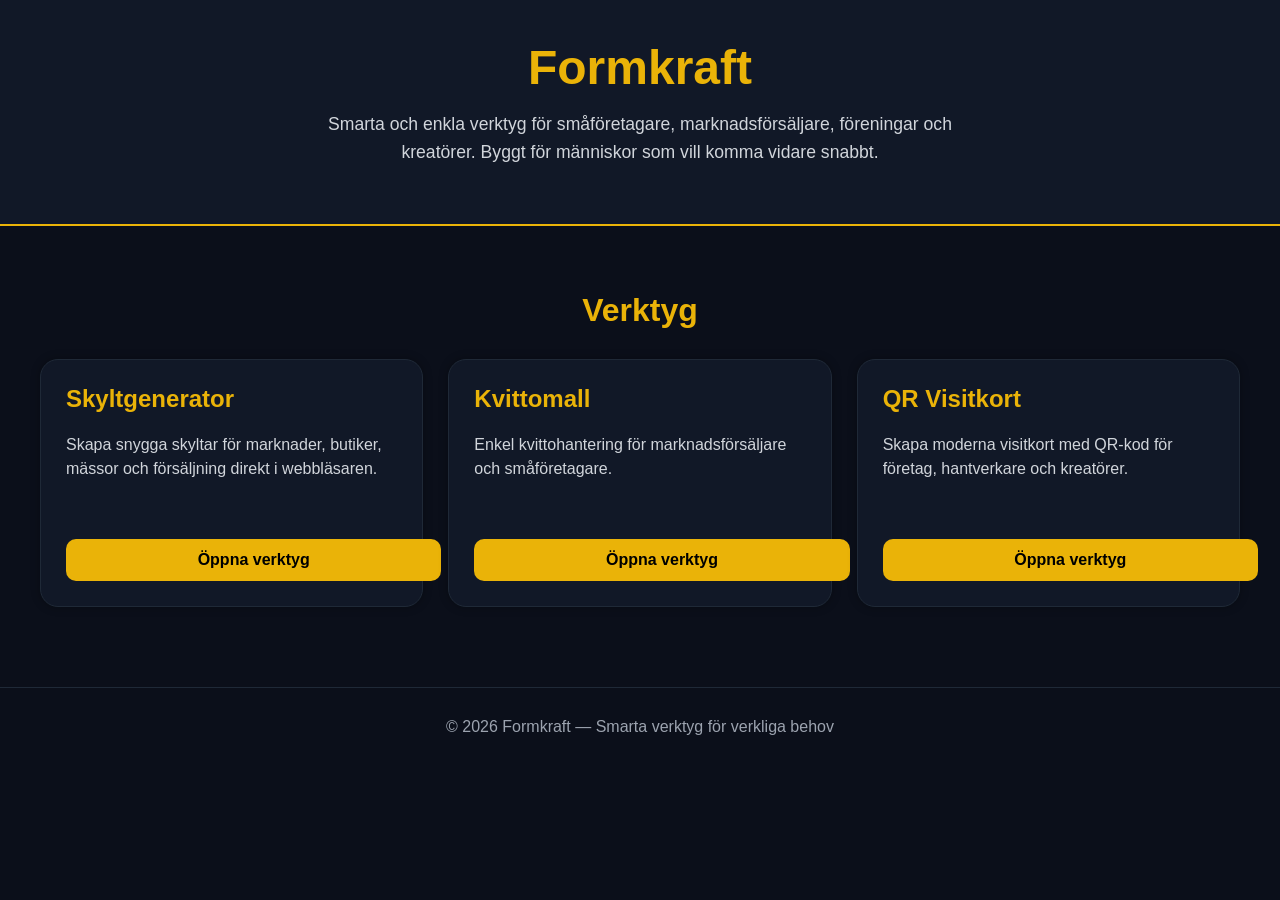
<file: index.html>
<!DOCTYPE html>
<html lang="sv">
<head>

  <meta charset="UTF-8">

  <meta name="viewport" content="width=device-width, initial-scale=1.0">

  <title>Formkraft</title>

  <style>

    /* Grundinställningar */
    body{
      margin:0;
      padding:0;
      font-family:Arial, sans-serif;
      background:#0b0f1a;
      color:white;
    }

    /* Header */
    header{
      background:#111827;
      padding:40px 20px;
      text-align:center;
      border-bottom:2px solid #eab308;
    }

    header h1{
      margin:0;
      font-size:3rem;
      color:#eab308;
    }

    header p{
      margin-top:15px;
      font-size:1.1rem;
      color:#d1d5db;
      max-width:700px;
      margin-left:auto;
      margin-right:auto;
      line-height:1.6;
    }

    /* Innehåll */
    .container{
      max-width:1200px;
      margin:auto;
      padding:40px 20px;
    }

    /* Rubrik */
    .section-title{
      font-size:2rem;
      margin-bottom:30px;
      color:#eab308;
      text-align:center;
    }

    /* Grid */
    .tool-grid{
      display:grid;
      grid-template-columns:repeat(auto-fit, minmax(260px, 1fr));
      gap:25px;
    }

    /* Kort */
    .tool-card{
      background:#111827;
      border:1px solid #1f2937;
      border-radius:18px;
      padding:25px;
      transition:0.3s;
      box-shadow:0 0 10px rgba(0,0,0,0.3);
    }

    .tool-card:hover{
      transform:translateY(-5px);
      border-color:#eab308;
      box-shadow:0 0 20px rgba(234,179,8,0.3);
    }

    .tool-card h2{
      margin-top:0;
      color:#eab308;
    }

    .tool-card p{
      color:#d1d5db;
      line-height:1.5;
      min-height:90px;
    }

    /* Knappar */
    .btn{
      display:inline-block;
      width:100%;
      text-align:center;
      background:#eab308;
      color:black;
      text-decoration:none;
      padding:12px 22px;
      border-radius:10px;
      font-weight:bold;
      transition:0.3s;
    }

    .btn:hover{
      background:#facc15;
    }

    /* Footer */
    footer{
      text-align:center;
      padding:30px 20px;
      color:#9ca3af;
      border-top:1px solid #1f2937;
      margin-top:40px;
    }

    /* Mobil */
    @media (max-width:600px){

      header h1{
        font-size:2.2rem;
      }

      .section-title{
        font-size:1.6rem;
      }

    }

  </style>

</head>

<body>

  <!-- Header -->
  <header>

    <h1>Formkraft</h1>

    <p>
      Smarta och enkla verktyg för småföretagare,
      marknadsförsäljare, föreningar och kreatörer.
      Byggt för människor som vill komma vidare snabbt.
    </p>

  </header>

  <!-- Innehåll -->
  <div class="container">

    <h2 class="section-title">Verktyg</h2>

    <div class="tool-grid">

      <!-- Skyltgenerator -->
      <div class="tool-card">

        <h2>Skyltgenerator</h2>

        <p>
          Skapa snygga skyltar för marknader,
          butiker, mässor och försäljning direkt i webbläsaren.
        </p>

        <a class="btn" href="sv/marknad/företag/skyltgenerator/index.html">
          Öppna verktyg
        </a>

      </div>

      <!-- Kvittomall -->
      <div class="tool-card">

        <h2>Kvittomall</h2>

        <p>
          Enkel kvittohantering för marknadsförsäljare
          och småföretagare.
        </p>

        <a class="btn" href="sv/marknad/företag/kvittomall/index.html">
          Öppna verktyg
        </a>

      </div>

      <!-- QR Visitkort -->
      <div class="tool-card">

        <h2>QR Visitkort</h2>

        <p>
          Skapa moderna visitkort med QR-kod
          för företag, hantverkare och kreatörer.
        </p>

        <a class="btn" href="sv/marknad/företag/qrvisitkort/index.html">
          Öppna verktyg
        </a>

      </div>

    </div>

  </div>

  <!-- Footer -->
  <footer>
    © 2026 Formkraft — Smarta verktyg för verkliga behov
  </footer>

</body>
</html>
</file>
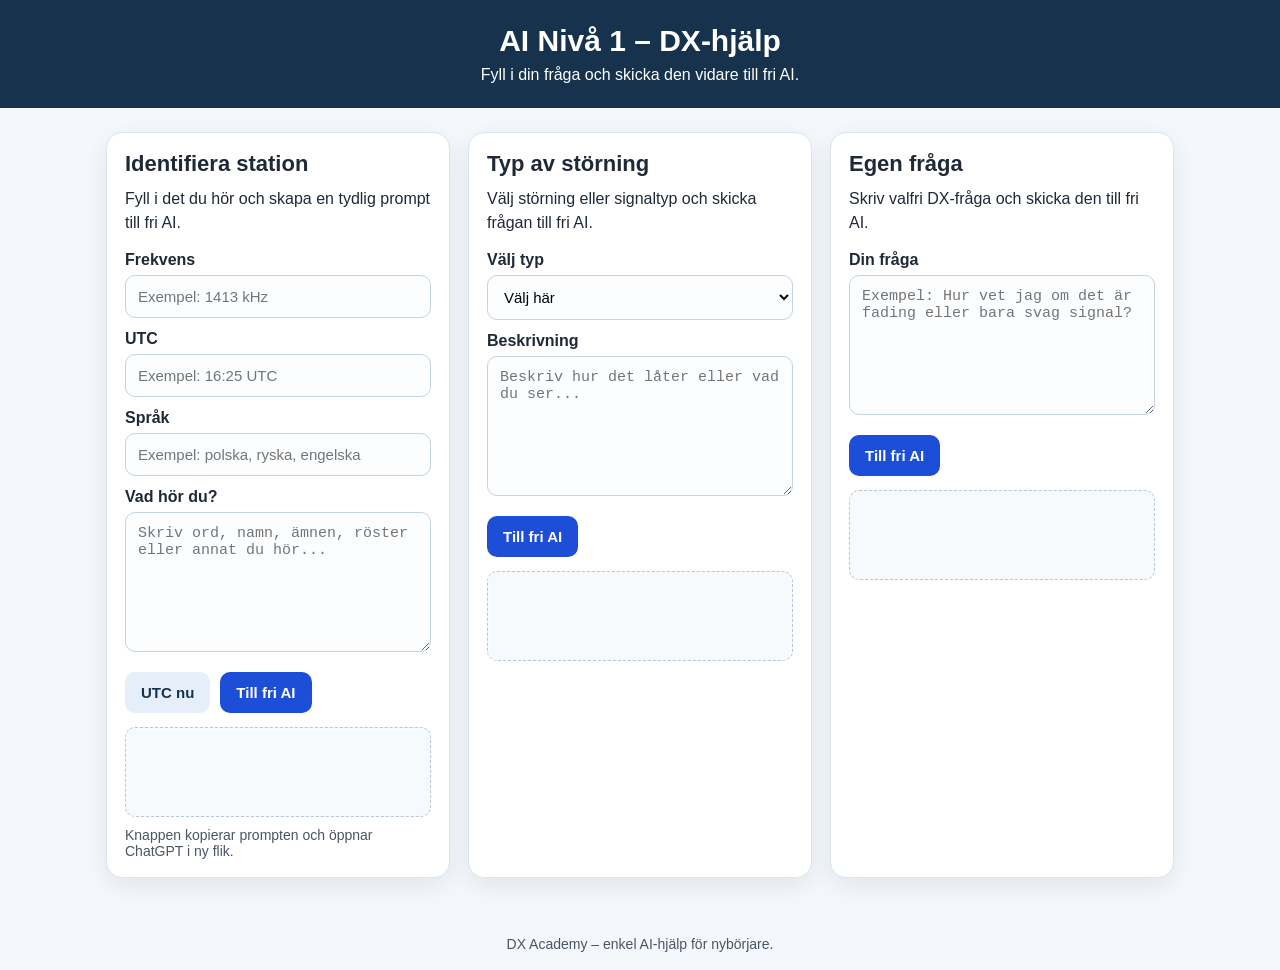
<file: sv/dx/ai-nival/index.html>
<!DOCTYPE html> <!-- Talar om att dokumentet använder HTML5. -->
<html lang="sv"> <!-- Startar HTML-dokumentet och anger svenska som språk. -->
<head> <!-- Startar dokumentets huvud med metadata och stilar. -->
<meta charset="UTF-8"> <!-- Anger teckenkodning så att svenska tecken visas rätt. -->
<meta name="viewport" content="width=device-width, initial-scale=1.0"> <!-- Gör sidan mobilvänlig. -->
<title>AI Nivå 1 – DX-hjälp</title> <!-- Visar sidans titel i webbläsarfliken. -->

<style> /* Startar CSS-delen för sidans utseende. */
* { box-sizing: border-box; } /* Gör att padding och border räknas in i elementens storlek. */

body { /* Styr hela sidans grundutseende. */
    margin: 0; /* Tar bort webbläsarens standardmarginal. */
    font-family: Arial, sans-serif; /* Anger ett lättläst standardtypsnitt. */
    background: #f4f7fb; /* Ger sidan en ljus bakgrundsfärg. */
    color: #1f2937; /* Ger all text en mörk och tydlig färg. */
} /* Avslutar body-regeln. */

header { /* Styr toppdelen på sidan. */
    background: #17324d; /* Ger toppdelen en mörkblå bakgrund. */
    color: white; /* Gör texten i toppdelen vit. */
    padding: 24px 16px; /* Ger luft runt innehållet i toppdelen. */
    text-align: center; /* Centrerar texten i toppdelen. */
} /* Avslutar header-regeln. */

header h1 { /* Styr rubriken i toppdelen. */
    margin: 0 0 8px 0; /* Lägger till lite avstånd under rubriken. */
    font-size: 30px; /* Gör rubriken tydligt större. */
} /* Avslutar rubrikregeln. */

header p { /* Styr brödtexten i toppdelen. */
    margin: 0; /* Tar bort extra marginal. */
    font-size: 16px; /* Gör texten lättläst. */
} /* Avslutar paragrafregeln. */

main { /* Styr huvudytan där rutorna ligger. */
    max-width: 1100px; /* Begränsar sidans bredd så den blir lättare att läsa. */
    margin: 0 auto; /* Centrerar huvudytan på sidan. */
    padding: 24px 16px 40px 16px; /* Ger luft runt huvudytans innehåll. */
} /* Avslutar main-regeln. */

.grid { /* Skapar ett rutnät för korten. */
    display: grid; /* Aktiverar grid-layout. */
    grid-template-columns: repeat(auto-fit, minmax(300px, 1fr)); /* Gör kolumner som anpassar sig efter skärmbredden. */
    gap: 18px; /* Lägger mellanrum mellan rutorna. */
} /* Avslutar grid-regeln. */

.card { /* Styr varje innehållsruta. */
    background: white; /* Ger rutorna vit bakgrund. */
    border-radius: 16px; /* Rundar hörnen på rutorna. */
    padding: 18px; /* Ger luft inuti rutorna. */
    box-shadow: 0 8px 24px rgba(0, 0, 0, 0.08); /* Ger en mjuk skugga under rutorna. */
    border: 1px solid #dbe5ef; /* Lägger en tunn kantlinje runt rutorna. */
} /* Avslutar card-regeln. */

.card h2 { /* Styr rubrikerna i rutorna. */
    margin-top: 0; /* Tar bort övermarginal på rubriken. */
    margin-bottom: 10px; /* Ger luft under rubriken. */
    font-size: 22px; /* Gör rubriken tydlig. */
} /* Avslutar h2-regeln. */

.card p { /* Styr förklarande text i rutorna. */
    margin-top: 0; /* Tar bort övermarginal. */
    line-height: 1.5; /* Gör texten luftigare och lättare att läsa. */
} /* Avslutar paragrafregeln för kort. */

label { /* Styr etiketter till inmatningsfält. */
    display: block; /* Gör varje etikett till ett block på egen rad. */
    margin-top: 12px; /* Ger avstånd ovanför etiketten. */
    margin-bottom: 6px; /* Ger avstånd under etiketten. */
    font-weight: bold; /* Gör etiketten tydligare. */
} /* Avslutar label-regeln. */

input, select, textarea { /* Styr alla inmatningsfält. */
    width: 100%; /* Gör fälten lika breda som sin container. */
    padding: 12px; /* Ger luft inuti fälten. */
    border: 1px solid #c6d3e1; /* Ger fälten en tunn ram. */
    border-radius: 10px; /* Rundar hörnen på fälten. */
    font-size: 15px; /* Gör texten i fälten tydlig. */
    background: #fbfdff; /* Ger fälten en mycket ljus bakgrund. */
} /* Avslutar fältregeln. */

textarea { /* Styr textområden separat. */
    min-height: 140px; /* Ger textfälten en bra grundhöjd. */
    resize: vertical; /* Gör att användaren kan dra fältet större uppåt och nedåt. */
} /* Avslutar textarea-regeln. */

.button-row { /* Styr rader med knappar. */
    display: flex; /* Lägger knapparna bredvid varandra. */
    flex-wrap: wrap; /* Gör att knapparna radbryts på mindre skärmar. */
    gap: 10px; /* Ger mellanrum mellan knapparna. */
    margin-top: 16px; /* Ger luft ovanför knappraden. */
} /* Avslutar button-row-regeln. */

button { /* Styr alla knappar. */
    border: none; /* Tar bort standardkant runt knapparna. */
    border-radius: 10px; /* Rundar hörnen på knapparna. */
    padding: 12px 16px; /* Ger luft inuti knapparna. */
    font-size: 15px; /* Gör knapptexten lättläst. */
    font-weight: bold; /* Gör knapptexten tydlig. */
    cursor: pointer; /* Visar handpekare när musen hålls över knappen. */
} /* Avslutar button-regeln. */

.primary { /* Styr huvudknapparna. */
    background: #1d4ed8; /* Ger knappen blå bakgrund. */
    color: white; /* Gör texten vit. */
} /* Avslutar primary-regeln. */

.secondary { /* Styr sekundära knappar. */
    background: #e5eef9; /* Ger knappen ljusblå bakgrund. */
    color: #17324d; /* Gör texten mörkblå. */
} /* Avslutar secondary-regeln. */

button:hover { /* Styr knappar när musen hålls över dem. */
    opacity: 0.92; /* Gör knappen lite mörkare vid hovring. */
} /* Avslutar hover-regeln. */

.output-box { /* Styr rutan där den färdiga prompten visas. */
    margin-top: 14px; /* Ger luft ovanför rutan. */
    padding: 12px; /* Ger luft inuti rutan. */
    border-radius: 10px; /* Rundar hörnen. */
    background: #f7fafc; /* Ger ljus bakgrund. */
    border: 1px dashed #b8c7d8; /* Ger streckad ram som markerar informationsruta. */
    white-space: pre-wrap; /* Bevarar radbrytningar i texten. */
    min-height: 90px; /* Ger rutan en tydlig minsta höjd. */
} /* Avslutar output-box-regeln. */

.note { /* Styr små hjälprader under innehåll. */
    font-size: 14px; /* Gör texten lite mindre. */
    color: #4b5563; /* Ger texten en lugn grå färg. */
    margin-top: 10px; /* Ger avstånd ovanför texten. */
} /* Avslutar note-regeln. */

footer { /* Styr sidfoten. */
    text-align: center; /* Centrerar innehållet i sidfoten. */
    padding: 18px; /* Ger luft i sidfoten. */
    color: #4b5563; /* Ger texten en dämpad färg. */
    font-size: 14px; /* Gör texten lite mindre än huvudtexten. */
} /* Avslutar footer-regeln. */

@media (max-width: 700px) { /* Anpassar utseendet för mindre skärmar. */
    header h1 { font-size: 24px; } /* Gör huvudrubriken något mindre på mobil. */
    .card h2 { font-size: 20px; } /* Gör kortrubrikerna något mindre på mobil. */
} /* Avslutar mobilanpassningsregeln. */
</style> <!-- Avslutar CSS-delen. -->
</head> <!-- Avslutar dokumentets head-del. -->

<body> <!-- Startar sidans synliga innehåll. -->
<header> <!-- Startar sidans toppdel. -->
    <h1>AI Nivå 1 – DX-hjälp</h1> <!-- Visar sidans huvudrubrik. -->
    <p>Fyll i din fråga och skicka den vidare till fri AI.</p> <!-- Visar en kort instruktion under rubriken. -->
</header> <!-- Avslutar toppdelen. -->

<main> <!-- Startar huvudytan. -->
    <div class="grid"> <!-- Startar rutnätet som håller de tre korten. -->

        <section class="card"> <!-- Startar första kortet för stationsidentifiering. -->
            <h2>Identifiera station</h2> <!-- Visar rubriken för första kortet. -->
            <p>Fyll i det du hör och skapa en tydlig prompt till fri AI.</p> <!-- Förklarar vad kortet används till. -->

            <label for="frequency">Frekvens</label> <!-- Visar etikett för frekvensfältet. -->
            <input id="frequency" type="text" placeholder="Exempel: 1413 kHz"> <!-- Låter användaren skriva in frekvens. -->

            <label for="utcTime">UTC</label> <!-- Visar etikett för UTC-fältet. -->
            <input id="utcTime" type="text" placeholder="Exempel: 16:25 UTC"> <!-- Låter användaren skriva in eller få aktuell UTC-tid. -->

            <label for="language">Språk</label> <!-- Visar etikett för språkfältet. -->
            <input id="language" type="text" placeholder="Exempel: polska, ryska, engelska"> <!-- Låter användaren skriva in vilket språk som hörs. -->

            <label for="heard">Vad hör du?</label> <!-- Visar etikett för observationsfältet. -->
            <textarea id="heard" placeholder="Skriv ord, namn, ämnen, röster eller annat du hör..."></textarea> <!-- Låter användaren beskriva vad som hörs. -->

            <div class="button-row"> <!-- Startar knapprad för första kortet. -->
                <button class="secondary" type="button" onclick="fillUtcNow()">UTC nu</button> <!-- Fyller i aktuell UTC-tid i fältet. -->
                <button class="primary" type="button" onclick="sendStationToAI()">Till fri AI</button> <!-- Skapar prompten, kopierar den och öppnar fri AI. -->
            </div> <!-- Avslutar knappraden för första kortet. -->

            <div id="stationPrompt" class="output-box"></div> <!-- Visar den färdiga prompten för stationsidentifiering. -->
            <div class="note">Knappen kopierar prompten och öppnar ChatGPT i ny flik.</div> <!-- Förklarar vad knappen gör. -->
        </section> <!-- Avslutar första kortet. -->

        <section class="card"> <!-- Startar andra kortet för störningar och signaltyper. -->
            <h2>Typ av störning</h2> <!-- Visar rubriken för andra kortet. -->
            <p>Välj störning eller signaltyp och skicka frågan till fri AI.</p> <!-- Förklarar vad kortet används till. -->

            <label for="interferenceType">Välj typ</label> <!-- Visar etikett för listan. -->
            <select id="interferenceType"> <!-- Startar listan med olika alternativ. -->
                <option value="">Välj här</option> <!-- Visar ett tomt startval. -->
                <option value="Brus">Brus</option> <!-- Alternativ för brus. -->
                <option value="Fading">Fading</option> <!-- Alternativ för fading. -->
                <option value="Vissling">Vissling</option> <!-- Alternativ för vissling. -->
                <option value="Brum">Brum</option> <!-- Alternativ för brum. -->
                <option value="Klickljud">Klickljud</option> <!-- Alternativ för klickljud. -->
                <option value="Surr">Surr</option> <!-- Alternativ för surr. -->
                <option value="Distorsion">Distorsion</option> <!-- Alternativ för distorsion. -->
                <option value="Överstyrning">Överstyrning</option> <!-- Alternativ för överstyrning. -->
                <option value="Interferens från annan station">Interferens från annan station</option> <!-- Alternativ för station som stör annan station. -->
                <option value="Ingen signal">Ingen signal</option> <!-- Alternativ för att ingen signal hörs. -->
                <option value="Svag signal">Svag signal</option> <!-- Alternativ för svag signal. -->
                <option value="Stark signal">Stark signal</option> <!-- Alternativ för stark signal. -->
            </select> <!-- Avslutar listan. -->

            <label for="interferenceDescription">Beskrivning</label> <!-- Visar etikett för beskrivningsfältet. -->
            <textarea id="interferenceDescription" placeholder="Beskriv hur det låter eller vad du ser..."></textarea> <!-- Låter användaren beskriva störningen. -->

            <div class="button-row"> <!-- Startar knappraden för andra kortet. -->
                <button class="primary" type="button" onclick="sendInterferenceToAI()">Till fri AI</button> <!-- Skapar prompten för störningen och öppnar fri AI. -->
            </div> <!-- Avslutar knappraden för andra kortet. -->

            <div id="interferencePrompt" class="output-box"></div> <!-- Visar den färdiga prompten för störningen. -->
        </section> <!-- Avslutar andra kortet. -->

        <section class="card"> <!-- Startar tredje kortet för egen fråga. -->
            <h2>Egen fråga</h2> <!-- Visar rubriken för tredje kortet. -->
            <p>Skriv valfri DX-fråga och skicka den till fri AI.</p> <!-- Förklarar vad kortet används till. -->

            <label for="ownQuestion">Din fråga</label> <!-- Visar etikett för frågefältet. -->
            <textarea id="ownQuestion" placeholder="Exempel: Hur vet jag om det är fading eller bara svag signal?"></textarea> <!-- Låter användaren skriva en fri fråga. -->

            <div class="button-row"> <!-- Startar knappraden för tredje kortet. -->
                <button class="primary" type="button" onclick="sendOwnQuestionToAI()">Till fri AI</button> <!-- Skapar prompten för egen fråga och öppnar fri AI. -->
            </div> <!-- Avslutar knappraden för tredje kortet. -->

            <div id="ownQuestionPrompt" class="output-box"></div> <!-- Visar den färdiga prompten för egen fråga. -->
        </section> <!-- Avslutar tredje kortet. -->

    </div> <!-- Avslutar rutnätet. -->
</main> <!-- Avslutar huvudytan. -->

<footer> <!-- Startar sidfoten. -->
    DX Academy – enkel AI-hjälp för nybörjare. <!-- Visar en kort text i sidfoten. -->
</footer> <!-- Avslutar sidfoten. -->

<script> /* Startar JavaScript-delen för sidans funktioner. */
function fillUtcNow() { /* Skapar en funktion som fyller i aktuell UTC-tid. */
    const now = new Date(); /* Hämtar aktuell tid från datorn. */
    const hours = String(now.getUTCHours()).padStart(2, "0"); /* Hämtar UTC-timmar och fyller ut med nolla vid behov. */
    const minutes = String(now.getUTCMinutes()).padStart(2, "0"); /* Hämtar UTC-minuter och fyller ut med nolla vid behov. */
    document.getElementById("utcTime").value = `${hours}:${minutes} UTC`; /* Skriver in UTC-tiden i fältet för UTC. */
} /* Avslutar funktionen fillUtcNow. */

function copyText(text) { /* Skapar en funktion som försöker kopiera text till urklipp. */
    if (navigator.clipboard && window.isSecureContext) { /* Kontrollerar om modern kopiering fungerar i säker miljö. */
        return navigator.clipboard.writeText(text); /* Kopierar texten med clipboard-API. */
    } /* Avslutar kontrollen för modern kopiering. */

    return new Promise(function(resolve, reject) { /* Skapar en reservlösning för lokal fil eller äldre lägen. */
        const helper = document.createElement("textarea"); /* Skapar ett tillfälligt textfält i bakgrunden. */
        helper.value = text; /* Lägger in texten som ska kopieras i hjälpfältet. */
        helper.style.position = "fixed"; /* Gör att hjälpfältet inte stör layouten. */
        helper.style.left = "-9999px"; /* Flyttar hjälpfältet långt utanför skärmen. */
        document.body.appendChild(helper); /* Lägger till hjälpfältet i sidan. */
        helper.focus(); /* Markerar hjälpfältet. */
        helper.select(); /* Markerar texten i hjälpfältet. */

        try { /* Försöker kopiera texten med den äldre metoden. */
            document.execCommand("copy"); /* Kör kommandot som kopierar markerad text. */
            document.body.removeChild(helper); /* Tar bort hjälpfältet när kopieringen är klar. */
            resolve(); /* Säger att kopieringen lyckades. */
        } catch (error) { /* Fångar eventuella fel vid kopieringen. */
            document.body.removeChild(helper); /* Tar bort hjälpfältet även om något går fel. */
            reject(error); /* Skickar vidare felet. */
        } /* Avslutar felhanteringen. */
    }); /* Avslutar reservlösningen. */
} /* Avslutar funktionen copyText. */

function openFreeAI(promptText) { /* Skapar en funktion som kopierar prompten och öppnar fri AI. */
    copyText(promptText).then(function() { /* Försöker först kopiera prompten. */
        alert("Prompten är kopierad. Klistra in den i fri AI."); /* Visar ett meddelande när kopieringen lyckades. */
        window.open("https://chat.openai.com/", "_blank"); /* Öppnar ChatGPT i en ny flik. */
    }).catch(function() { /* Körs om kopieringen inte lyckades. */
        alert("Kunde inte kopiera automatiskt. Markera texten i rutan och kopiera själv."); /* Visar hjälpmeddelande om kopieringen misslyckas. */
        window.open("https://chat.openai.com/", "_blank"); /* Öppnar ändå ChatGPT i en ny flik. */
    }); /* Avslutar kopieringskedjan. */
} /* Avslutar funktionen openFreeAI. */

function sendStationToAI() { /* Skapar funktionen för stationsidentifiering. */
    const frequency = document.getElementById("frequency").value.trim(); /* Hämtar frekvensen från formuläret. */
    const utcTime = document.getElementById("utcTime").value.trim(); /* Hämtar UTC-tiden från formuläret. */
    const language = document.getElementById("language").value.trim(); /* Hämtar språket från formuläret. */
    const heard = document.getElementById("heard").value.trim(); /* Hämtar observationerna från formuläret. */

    const prompt = `Du är en pedagogisk DX-expert.\n\nFörklara enkelt.\nVar tydlig.\nAnge källa och länk om möjligt.\nSäg till om du är osäker.\n\nIdentifiera station:\nFrekvens: ${frequency || "okänd"}\nTid: ${utcTime || "okänd"}\nSpråk: ${language || "okänt"}\nObservationer: ${heard || "inga observationer angivna"}`; /* Bygger den färdiga prompten utifrån användarens uppgifter. */

    document.getElementById("stationPrompt").textContent = prompt; /* Visar prompten i rutan på sidan. */
    openFreeAI(prompt); /* Kopierar prompten och öppnar fri AI. */
} /* Avslutar funktionen sendStationToAI. */

function sendInterferenceToAI() { /* Skapar funktionen för störningar och signaltyper. */
    const type = document.getElementById("interferenceType").value.trim(); /* Hämtar vald typ från listan. */
    const description = document.getElementById("interferenceDescription").value.trim(); /* Hämtar användarens beskrivning från formuläret. */

    const prompt = `Du är en pedagogisk DX-expert.\n\nFörklara enkelt.\nVar tydlig.\nAnge källa och länk om möjligt.\nSäg till om du är osäker.\n\nFörklara signal:\nTyp: ${type || "okänd"}\nBeskrivning: ${description || ""}`; /* Bygger den färdiga prompten för vald störning eller signaltyp. */

    document.getElementById("interferencePrompt").textContent = prompt; /* Visar prompten i rutan på sidan. */
    openFreeAI(prompt); /* Kopierar prompten och öppnar fri AI. */
} /* Avslutar funktionen sendInterferenceToAI. */

function sendOwnQuestionToAI() { /* Skapar funktionen för fri fråga. */
    const question = document.getElementById("ownQuestion").value.trim(); /* Hämtar frågan från formuläret. */
    const prompt = question || "Skriv din fråga först."; /* Sätter prompten till frågan eller ett meddelande om fältet är tomt. */

    document.getElementById("ownQuestionPrompt").textContent = prompt; /* Visar prompten i rutan på sidan. */

    if (!question) { /* Kontrollerar om användaren har lämnat fältet tomt. */
        alert("Skriv en fråga först."); /* Visar ett meddelande om frågan saknas. */
        return; /* Avbryter funktionen om inget är ifyllt. */
    } /* Avslutar kontrollen för tom fråga. */

    openFreeAI(prompt); /* Kopierar frågan och öppnar fri AI. */
} /* Avslutar funktionen sendOwnQuestionToAI. */
</script> <!-- Avslutar JavaScript-delen. -->
</body> <!-- Avslutar sidans synliga innehåll. -->
</html> <!-- Avslutar hela HTML-dokumentet. -->
</file>
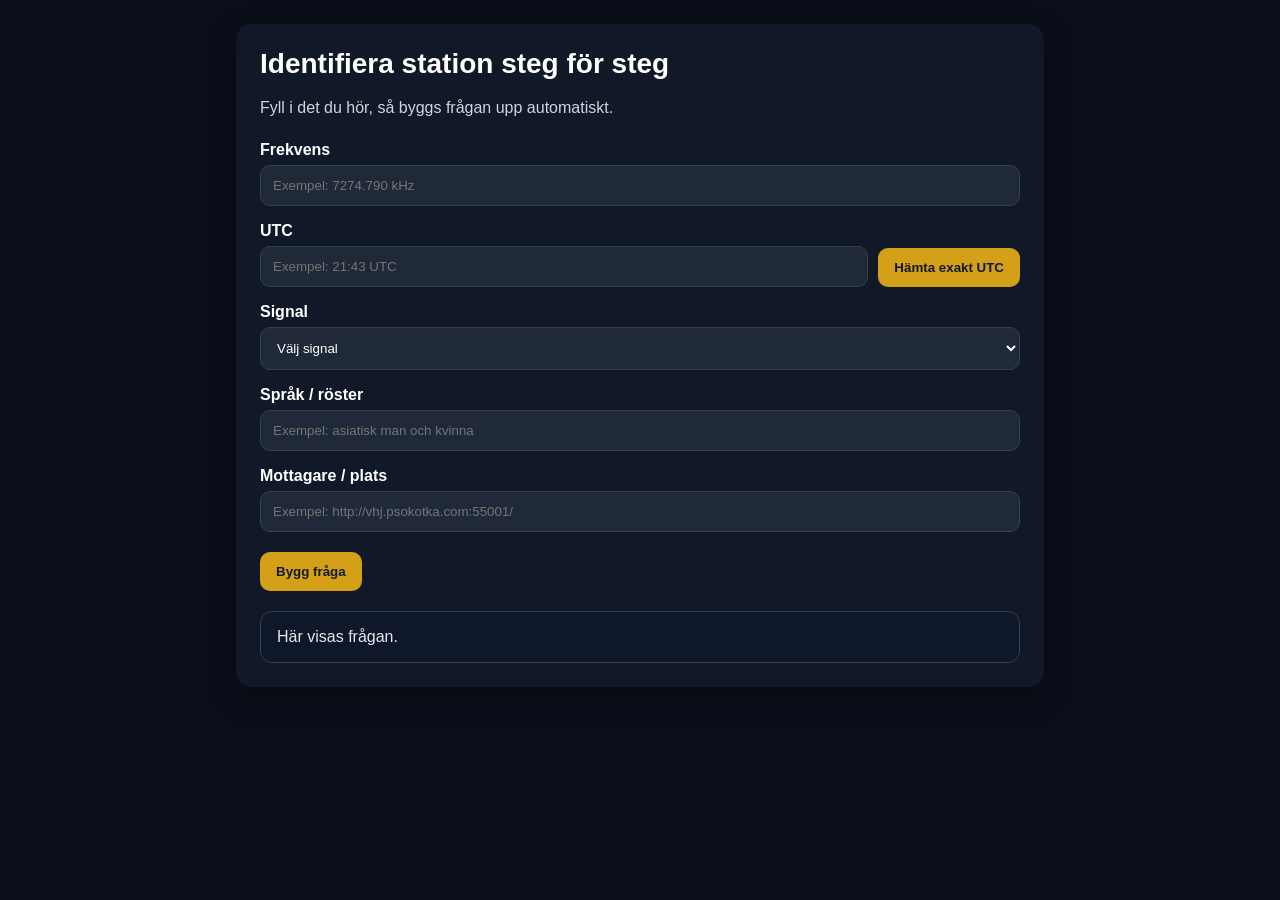
<file: sv/dx/station_identifier/index.html>
<!DOCTYPE html> <!-- Talar om att dokumentet använder HTML5 -->
<html lang="sv"> <!-- Startar HTML-dokumentet och anger svenska som språk -->
<head> <!-- Börjar dokumentets huvuddel -->
<meta charset="UTF-8"> <!-- Anger teckenkodning så att svenska tecken visas rätt -->
<meta name="viewport" content="width=device-width, initial-scale=1.0"> <!-- Gör sidan mobilvänlig -->
<title>Identifiera station steg för steg</title> <!-- Sätter titeln i webbläsarfliken -->

<style> /* Startar CSS för sidans utseende */
body { /* Väljer hela sidan */
    font-family: Arial, sans-serif; /* Anger typsnitt */
    background: #0b0f1a; /* Sätter mörk bakgrund */
    color: #ffffff; /* Sätter vit textfärg */
    margin: 0; /* Tar bort standardmarginal */
    padding: 24px; /* Lägger luft runt innehållet */
} /* Avslutar body-regeln */

.container { /* Väljer huvudrutan */
    max-width: 760px; /* Begränsar bredden */
    margin: 0 auto; /* Centrerar rutan */
    background: #111827; /* Sätter mörk panelbakgrund */
    border-radius: 16px; /* Rundar hörnen */
    padding: 24px; /* Lägger inre luft */
    box-shadow: 0 10px 30px rgba(0,0,0,0.35); /* Ger mjuk skugga */
} /* Avslutar container-regeln */

h1 { /* Väljer huvudrubriken */
    margin-top: 0; /* Tar bort extra luft ovanför rubriken */
    font-size: 28px; /* Sätter rubrikstorlek */
} /* Avslutar h1-regeln */

p.intro { /* Väljer introduktionstexten */
    color: #d1d5db; /* Sätter ljusgrå text */
    margin-bottom: 24px; /* Lägger luft under texten */
} /* Avslutar intro-regeln */

.form-group { /* Väljer varje formulärblock */
    margin-bottom: 16px; /* Lägger luft mellan fälten */
} /* Avslutar form-group-regeln */

label { /* Väljer etiketter */
    display: block; /* Gör att etiketten ligger på egen rad */
    margin-bottom: 6px; /* Lägger lite luft under etiketten */
    font-weight: bold; /* Gör etiketten fet */
} /* Avslutar label-regeln */

input, select, textarea { /* Väljer alla inmatningsfält */
    width: 100%; /* Gör att fältet fyller hela bredden */
    padding: 12px; /* Lägger inre luft i fältet */
    border-radius: 10px; /* Rundar hörnen */
    border: 1px solid #374151; /* Sätter diskret kantlinje */
    background: #1f2937; /* Sätter mörk bakgrund i fältet */
    color: #ffffff; /* Sätter vit text */
    box-sizing: border-box; /* Gör att padding räknas in i bredden */
} /* Avslutar input-regeln */

textarea { /* Väljer textområdet */
    min-height: 110px; /* Ger en lagom höjd */
    resize: vertical; /* Tillåter bara vertikal storleksändring */
} /* Avslutar textarea-regeln */

.time-row { /* Väljer raden för UTC-fält och knapp */
    display: flex; /* Lägger innehållet bredvid varandra */
    gap: 10px; /* Lägger mellanrum mellan elementen */
    align-items: end; /* Justerar elementen mot nederkanten */
} /* Avslutar time-row-regeln */

.time-row input { /* Väljer tidsfältet i tidsraden */
    flex: 1; /* Gör att tidsfältet tar största delen av bredden */
} /* Avslutar time-row input-regeln */

button { /* Väljer knappar */
    background: #d4a017; /* Sätter mörkgul knappfärg */
    color: #111827; /* Sätter mörk text på knappen */
    border: none; /* Tar bort standardkant */
    border-radius: 10px; /* Rundar hörnen */
    padding: 12px 16px; /* Ger knappen lagom storlek */
    font-weight: bold; /* Gör knapptexten fet */
    cursor: pointer; /* Visar handpekare */
} /* Avslutar button-regeln */

button:hover { /* Väljer knapp vid hovring */
    filter: brightness(1.05); /* Gör knappen lite ljusare */
} /* Avslutar hover-regeln */

.actions { /* Väljer raden med åtgärdsknappar */
    margin-top: 20px; /* Lägger luft ovanför knapparna */
} /* Avslutar actions-regeln */

#promptPreview { /* Väljer förhandsvisningsrutan */
    white-space: pre-wrap; /* Bevarar radbrytningar */
    background: #0f172a; /* Sätter mörk bakgrund */
    border: 1px solid #374151; /* Sätter ram */
    border-radius: 12px; /* Rundar hörnen */
    padding: 16px; /* Lägger inre luft */
    margin-top: 20px; /* Lägger luft ovanför rutan */
    color: #e5e7eb; /* Sätter ljus text */
} /* Avslutar promptPreview-regeln */
</style> <!-- Avslutar CSS -->
</head> <!-- Avslutar head -->
<body> <!-- Startar sidans synliga innehåll -->
<div class="container"> <!-- Startar huvudrutan -->
    <h1>Identifiera station steg för steg</h1> <!-- Visar sidans rubrik -->
    <p class="intro">Fyll i det du hör, så byggs frågan upp automatiskt.</p> <!-- Visar kort instruktion -->

    <div class="form-group"> <!-- Startar block för frekvens -->
        <label for="frekvens">Frekvens</label> <!-- Etikett för frekvensfältet -->
        <input id="frekvens" type="text" placeholder="Exempel: 7274.790 kHz"> <!-- Fält för frekvens -->
    </div> <!-- Avslutar block för frekvens -->

    <div class="form-group"> <!-- Startar block för UTC -->
        <label for="utcTid">UTC</label> <!-- Etikett för UTC-fältet -->
        <div class="time-row"> <!-- Startar raden för UTC och knapp -->
            <input id="utcTid" type="text" placeholder="Exempel: 21:43 UTC"> <!-- Fält för exakt UTC-tid -->
            <button type="button" id="utcKnapp">Hämta exakt UTC</button> <!-- Knapp som fyller i exakt UTC -->
        </div> <!-- Avslutar raden för UTC och knapp -->
    </div> <!-- Avslutar block för UTC -->

    <div class="form-group"> <!-- Startar block för signal -->
        <label for="signal">Signal</label> <!-- Etikett för signalfältet -->
        <select id="signal"> <!-- Startar lista för signalstyrka -->
            <option value="">Välj signal</option> <!-- Standardval -->
            <option>Mycket svag</option> <!-- Val 1 -->
            <option>Svag</option> <!-- Val 2 -->
            <option>Medel</option> <!-- Val 3 -->
            <option>Stark</option> <!-- Val 4 -->
            <option>Mycket stark</option> <!-- Val 5 -->
        </select> <!-- Avslutar lista för signalstyrka -->
    </div> <!-- Avslutar block för signal -->

    <div class="form-group"> <!-- Startar block för språk -->
        <label for="sprak">Språk / röster</label> <!-- Etikett för språkfältet -->
        <input id="sprak" type="text" placeholder="Exempel: asiatisk man och kvinna"> <!-- Fält för språk/röster -->
    </div> <!-- Avslutar block för språk -->

    <div class="form-group"> <!-- Startar block för mottagare -->
        <label for="mottagare">Mottagare / plats</label> <!-- Etikett för mottagarfältet -->
        <input id="mottagare" type="text" placeholder="Exempel: http://vhj.psokotka.com:55001/"> <!-- Fält för mottagare/plats -->
    </div> <!-- Avslutar block för mottagare -->

    <div class="actions"> <!-- Startar block för knapp -->
        <button type="button" id="byggFraga">Bygg fråga</button> <!-- Knapp som bygger frågan -->
    </div> <!-- Avslutar block för knapp -->

    <div id="promptPreview">Här visas frågan.</div> <!-- Ruta där frågan visas -->
</div> <!-- Avslutar huvudrutan -->

<script> /* Startar JavaScript */
const frekvens = document.getElementById("frekvens"); /* Hämtar frekvensfältet */
const utcTid = document.getElementById("utcTid"); /* Hämtar UTC-fältet */
const signal = document.getElementById("signal"); /* Hämtar signallistan */
const sprak = document.getElementById("sprak"); /* Hämtar språkfältet */
const mottagare = document.getElementById("mottagare"); /* Hämtar mottagarfältet */
const utcKnapp = document.getElementById("utcKnapp"); /* Hämtar UTC-knappen */
const byggFraga = document.getElementById("byggFraga"); /* Hämtar knappen för att bygga fråga */
const promptPreview = document.getElementById("promptPreview"); /* Hämtar rutan där frågan ska visas */

function hamtaExaktUTC() { /* Startar funktion som hämtar exakt UTC */
    const nu = new Date(); /* Hämtar nuvarande tid */
    const timmar = String(nu.getUTCHours()).padStart(2, "0"); /* Hämtar UTC-timmar med två siffror */
    const minuter = String(nu.getUTCMinutes()).padStart(2, "0"); /* Hämtar UTC-minuter med två siffror */
    const sekunder = String(nu.getUTCSeconds()).padStart(2, "0"); /* Hämtar UTC-sekunder med två siffror */
    utcTid.value = `${timmar}:${minuter}:${sekunder} UTC`; /* Skriver in exakt UTC i fältet */
} /* Avslutar funktionen för exakt UTC */

function byggText() { /* Startar funktion som bygger frågetexten */
    const text = `Jag hör en station:
Frekvens: ${frekvens.value}
Tid: ${utcTid.value}
Signal: ${signal.value}
Språk: ${sprak.value}
Mottagare/plats: ${mottagare.value}

Kan du hjälpa mig identifiera stationen steg för steg?`; /* Bygger frågan av fälten */
    promptPreview.textContent = text; /* Visar frågan i rutan */
} /* Avslutar funktionen som bygger texten */

utcKnapp.addEventListener("click", hamtaExaktUTC); /* Kör UTC-funktionen när knappen klickas */
byggFraga.addEventListener("click", byggText); /* Bygger frågan när knappen klickas */
</script> <!-- Avslutar JavaScript -->
</body> <!-- Avslutar body -->
</html> <!-- Avslutar HTML-dokumentet -->
</file>
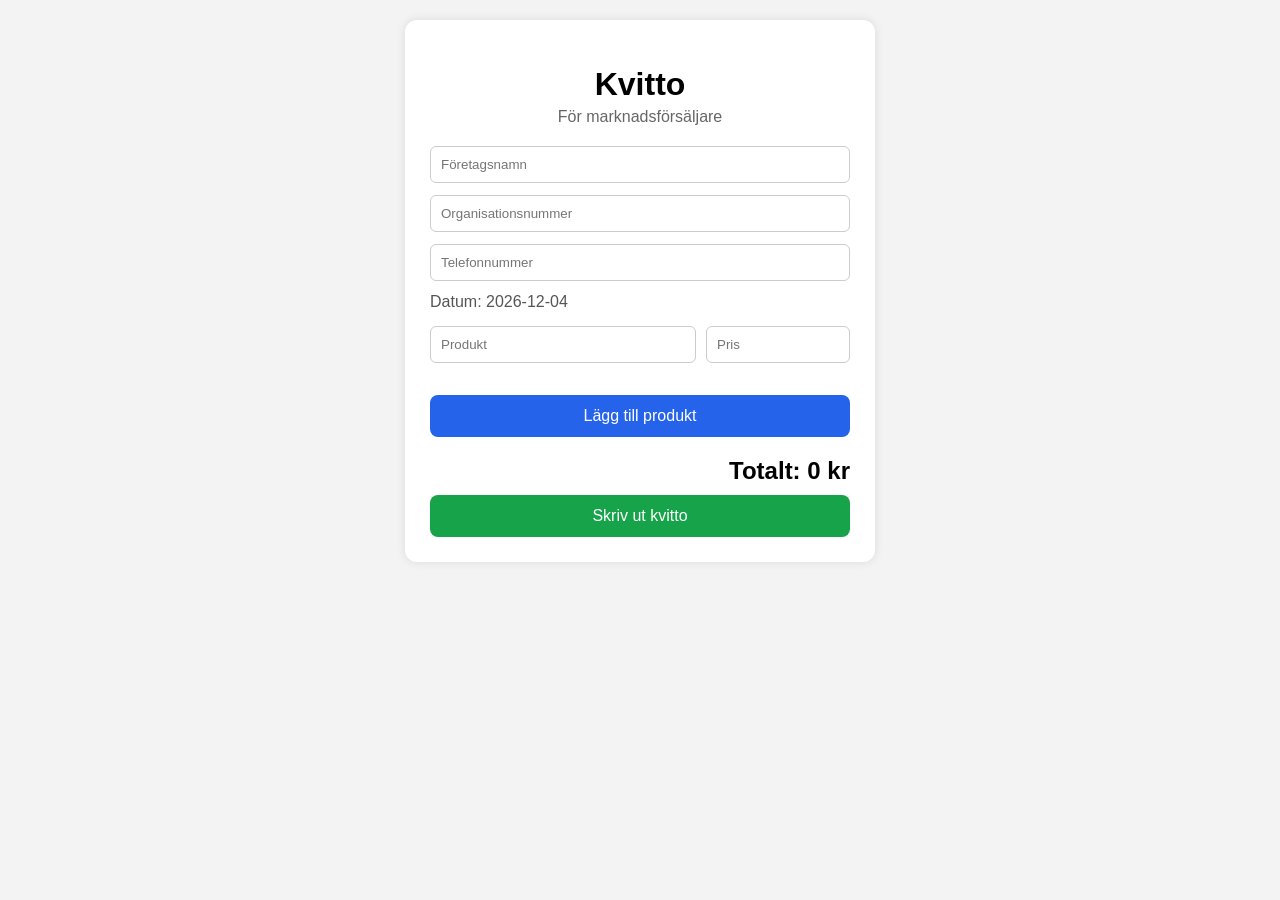
<file: sv/marknad/företag/kvittomall/index.html>
<!DOCTYPE html>
<html lang="sv">
<head>
<meta charset="UTF-8">
<meta name="viewport" content="width=device-width, initial-scale=1.0">

<title>Kvittomall – Marknadsförsäljare</title>

<style>

body{
    font-family: Arial, sans-serif;
    background:#f3f3f3;
    margin:0;
    padding:20px;
}

.receipt{
    max-width:420px;
    margin:auto;
    background:white;
    padding:25px;
    border-radius:12px;
    box-shadow:0 0 10px rgba(0,0,0,0.1);
}

h1{
    text-align:center;
    margin-bottom:5px;
}

.subtitle{
    text-align:center;
    color:#666;
    margin-bottom:20px;
}

input{
    width:100%;
    padding:10px;
    margin-bottom:12px;
    border:1px solid #ccc;
    border-radius:6px;
    box-sizing:border-box;
}

.item-row{
    display:flex;
    gap:10px;
    margin-bottom:10px;
}

.item-row input:first-child{
    flex:2;
}

.item-row input:last-child{
    flex:1;
}

.total{
    font-size:24px;
    font-weight:bold;
    text-align:right;
    margin-top:20px;
}

button{
    width:100%;
    padding:12px;
    border:none;
    border-radius:8px;
    font-size:16px;
    cursor:pointer;
    margin-top:10px;
}

.add-btn{
    background:#2563eb;
    color:white;
}

.print-btn{
    background:#16a34a;
    color:white;
}

.date{
    margin-bottom:15px;
    color:#555;
}

</style>
</head>

<body>

<div class="receipt">

    <h1>Kvitto</h1>

    <div class="subtitle">
        För marknadsförsäljare
    </div>

    <input type="text" id="seller" placeholder="Företagsnamn">

    <input type="text" placeholder="Organisationsnummer">

    <input type="text" placeholder="Telefonnummer">

    <div class="date" id="date"></div>

    <div id="items">

        <div class="item-row">

            <input type="text" placeholder="Produkt">

            <input type="number" placeholder="Pris" class="price">

        </div>

    </div>

    <button class="add-btn" onclick="addItem()">
        Lägg till produkt
    </button>

    <div class="total">
        Totalt: <span id="total">0</span> kr
    </div>

    <button class="print-btn" onclick="window.print()">
        Skriv ut kvitto
    </button>

</div>

<script>

const today = new Date();

document.getElementById("date").innerText =
    "Datum: " + today.toLocaleDateString("sv-SE");

function addItem(){

    const items = document.getElementById("items");

    const row = document.createElement("div");

    row.className = "item-row";

    row.innerHTML = `
        <input type="text" placeholder="Produkt">
        <input type="number" placeholder="Pris" class="price">
    `;

    items.appendChild(row);

    setupPriceListeners();
}

function calculateTotal(){

    const prices = document.querySelectorAll(".price");

    let total = 0;

    prices.forEach(price => {

        const value = parseFloat(price.value);

        if(!isNaN(value)){
            total += value;
        }

    });

    document.getElementById("total").innerText =
        total.toFixed(2);
}

function setupPriceListeners(){

    const prices = document.querySelectorAll(".price");

    prices.forEach(price => {

        price.oninput = calculateTotal;

    });
}

setupPriceListeners();

</script>

</body>
</html>
</file>
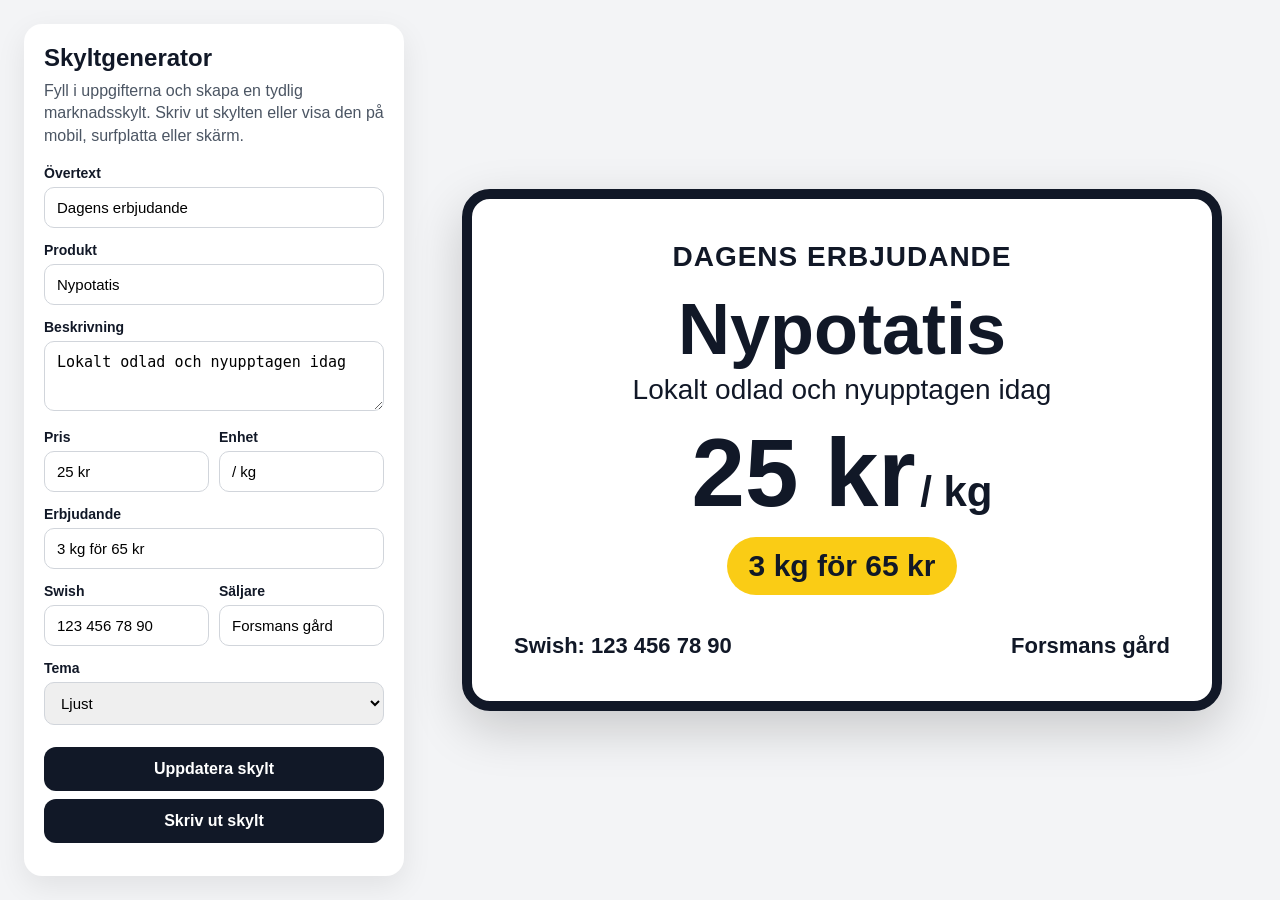
<file: sv/marknad/företag/skyltgenerator/index.html>
<!DOCTYPE html>
<html lang="sv">
<head>
  <meta charset="UTF-8">
  <meta name="viewport" content="width=device-width, initial-scale=1.0">
  <title>Skyltgenerator för marknadsknallar</title>
  <style>
    /* Grundinställningar för hela sidan */
    * {
      box-sizing: border-box;
    }

    /* Sidans bakgrund och typsnitt */
    body {
      margin: 0;
      font-family: Arial, sans-serif;
      background: #f3f4f6;
      color: #111827;
    }

    /* Huvudlayout med kontrollpanel och skylt */
    .app {
      display: grid;
      grid-template-columns: 380px 1fr;
      gap: 24px;
      min-height: 100vh;
      padding: 24px;
    }

    /* Kontrollpanelen till vänster */
    .panel {
      background: #ffffff;
      border-radius: 18px;
      padding: 20px;
      box-shadow: 0 10px 30px rgba(0,0,0,0.08);
    }

    /* Rubrik i kontrollpanelen */
    .panel h1 {
      margin: 0 0 8px;
      font-size: 24px;
    }

    /* Förklarande text */
    .panel p {
      margin: 0 0 18px;
      color: #4b5563;
      line-height: 1.4;
    }

    /* Varje fältgrupp */
    .field {
      margin-bottom: 14px;
    }

    /* Etikett för varje fält */
    label {
      display: block;
      font-weight: bold;
      margin-bottom: 6px;
      font-size: 14px;
    }

    /* Textfält, nummerfält och väljare */
    input, select, textarea {
      width: 100%;
      padding: 11px 12px;
      border: 1px solid #d1d5db;
      border-radius: 10px;
      font-size: 15px;
    }

    /* Textområde */
    textarea {
      min-height: 70px;
      resize: vertical;
    }

    /* Rad med två kolumner */
    .row {
      display: grid;
      grid-template-columns: 1fr 1fr;
      gap: 10px;
    }

    /* Knappstil */
    button {
      width: 100%;
      padding: 13px 14px;
      border: none;
      border-radius: 12px;
      background: #111827;
      color: white;
      font-size: 16px;
      font-weight: bold;
      cursor: pointer;
      margin-top: 8px;
    }

    /* Knapp när musen ligger över */
    button:hover {
      opacity: 0.9;
    }

    /* Yta där skylten visas */
    .preview-wrap {
      display: flex;
      align-items: center;
      justify-content: center;
      padding: 20px;
    }

    /* Själva skylten */
    .sign {
      width: min(100%, 760px);
      min-height: 520px;
      background: #ffffff;
      color: #111827;
      border-radius: 28px;
      padding: 42px;
      box-shadow: 0 18px 50px rgba(0,0,0,0.18);
      text-align: center;
      border: 10px solid #111827;
      display: flex;
      flex-direction: column;
      justify-content: space-between;
    }

    /* Liten övertext */
    .topline {
      font-size: 28px;
      font-weight: bold;
      letter-spacing: 1px;
      text-transform: uppercase;
    }

    /* Produktnamn */
    .product {
      font-size: 72px;
      font-weight: 900;
      line-height: 0.95;
      margin: 22px 0 8px;
      word-break: break-word;
    }

    /* Beskrivning */
    .description {
      font-size: 28px;
      line-height: 1.25;
      margin: 8px auto 18px;
      max-width: 620px;
    }

    /* Prisfält */
    .price {
      font-size: 96px;
      font-weight: 900;
      line-height: 1;
      margin: 8px 0;
    }

    /* Enhet efter pris */
    .unit {
      font-size: 42px;
      font-weight: bold;
    }

    /* Erbjudandebox */
    .offer {
      display: inline-block;
      padding: 12px 22px;
      border-radius: 999px;
      background: #facc15;
      color: #111827;
      font-size: 30px;
      font-weight: 900;
      margin: 16px auto;
    }

    /* Nedersta raden */
    .bottom {
      display: flex;
      justify-content: space-between;
      align-items: end;
      gap: 20px;
      margin-top: 22px;
      font-size: 22px;
      font-weight: bold;
    }

    /* Swishruta */
    .swish {
      text-align: left;
    }

    /* Säljarnamn */
    .seller {
      text-align: right;
    }

    /* Klass för mörkt tema */
    .theme-dark {
      background: #111827;
      color: #ffffff;
      border-color: #facc15;
    }

    /* Klass för grönt tema */
    .theme-green {
      background: #14532d;
      color: #ffffff;
      border-color: #bbf7d0;
    }

    /* Klass för gult tema */
    .theme-yellow {
      background: #facc15;
      color: #111827;
      border-color: #111827;
    }

    /* Anpassning för mobil */
    @media (max-width: 900px) {
      .app {
        grid-template-columns: 1fr;
        padding: 14px;
      }

      .sign {
        min-height: 460px;
        padding: 28px;
      }

      .product {
        font-size: 48px;
      }

      .price {
        font-size: 68px;
      }

      .description {
        font-size: 22px;
      }

      .bottom {
        flex-direction: column;
        align-items: center;
        text-align: center;
      }

      .swish, .seller {
        text-align: center;
      }
    }

    /* Utskriftsläge */
    @media print {
      body {
        background: white;
      }

      .panel {
        display: none;
      }

      .app {
        display: block;
        padding: 0;
      }

      .preview-wrap {
        padding: 0;
      }

      .sign {
        width: 100vw;
        min-height: 100vh;
        border-radius: 0;
        box-shadow: none;
      }
    }
  </style>
</head>
<body>
  <main class="app">
    <section class="panel">
      <h1>Skyltgenerator</h1>
      <p>Fyll i uppgifterna och skapa en tydlig marknadsskylt. Skriv ut skylten eller visa den på mobil, surfplatta eller skärm.</p>

      <div class="field">
        <label for="toplineInput">Övertext</label>
        <input id="toplineInput" type="text" value="Dagens erbjudande">
      </div>

      <div class="field">
        <label for="productInput">Produkt</label>
        <input id="productInput" type="text" value="Nypotatis">
      </div>

      <div class="field">
        <label for="descriptionInput">Beskrivning</label>
        <textarea id="descriptionInput">Lokalt odlad och nyupptagen idag</textarea>
      </div>

      <div class="row">
        <div class="field">
          <label for="priceInput">Pris</label>
          <input id="priceInput" type="text" value="25 kr">
        </div>

        <div class="field">
          <label for="unitInput">Enhet</label>
          <input id="unitInput" type="text" value="/ kg">
        </div>
      </div>

      <div class="field">
        <label for="offerInput">Erbjudande</label>
        <input id="offerInput" type="text" value="3 kg för 65 kr">
      </div>

      <div class="row">
        <div class="field">
          <label for="swishInput">Swish</label>
          <input id="swishInput" type="text" value="123 456 78 90">
        </div>

        <div class="field">
          <label for="sellerInput">Säljare</label>
          <input id="sellerInput" type="text" value="Forsmans gård">
        </div>
      </div>

      <div class="field">
        <label for="themeInput">Tema</label>
        <select id="themeInput">
          <option value="theme-light">Ljust</option>
          <option value="theme-dark">Mörkt/guld</option>
          <option value="theme-green">Grönt</option>
          <option value="theme-yellow">Gult</option>
        </select>
      </div>

      <button onclick="updateSign()">Uppdatera skylt</button>
      <button onclick="window.print()">Skriv ut skylt</button>
    </section>

    <section class="preview-wrap">
      <article id="sign" class="sign">
        <div>
          <div id="toplineText" class="topline">Dagens erbjudande</div>
          <div id="productText" class="product">Nypotatis</div>
          <div id="descriptionText" class="description">Lokalt odlad och nyupptagen idag</div>
          <div>
            <span id="priceText" class="price">25 kr</span>
            <span id="unitText" class="unit">/ kg</span>
          </div>
          <div id="offerText" class="offer">3 kg för 65 kr</div>
        </div>

        <div class="bottom">
          <div id="swishText" class="swish">Swish: 123 456 78 90</div>
          <div id="sellerText" class="seller">Forsmans gård</div>
        </div>
      </article>
    </section>
  </main>

  <script>
    // Funktion som hämtar text från ett inmatningsfält.
    function getValue(id) {
      // Returnerar värdet från fältet med angivet id.
      return document.getElementById(id).value;
    }

    // Funktion som uppdaterar skylten med användarens uppgifter.
    function updateSign() {
      // Hämtar själva skyltelementet.
      const sign = document.getElementById('sign');

      // Hämtar valt tema från rullistan.
      const selectedTheme = getValue('themeInput');

      // Återställer skyltens klassnamn.
      sign.className = 'sign';

      // Lägger till mörkt tema om användaren valt det.
      if (selectedTheme === 'theme-dark') sign.classList.add('theme-dark');

      // Lägger till grönt tema om användaren valt det.
      if (selectedTheme === 'theme-green') sign.classList.add('theme-green');

      // Lägger till gult tema om användaren valt det.
      if (selectedTheme === 'theme-yellow') sign.classList.add('theme-yellow');

      // Uppdaterar övertexten.
      document.getElementById('toplineText').textContent = getValue('toplineInput');

      // Uppdaterar produktnamnet.
      document.getElementById('productText').textContent = getValue('productInput');

      // Uppdaterar beskrivningen.
      document.getElementById('descriptionText').textContent = getValue('descriptionInput');

      // Uppdaterar priset.
      document.getElementById('priceText').textContent = getValue('priceInput');

      // Uppdaterar enheten.
      document.getElementById('unitText').textContent = getValue('unitInput');

      // Uppdaterar erbjudandet.
      document.getElementById('offerText').textContent = getValue('offerInput');

      // Uppdaterar Swish-informationen.
      document.getElementById('swishText').textContent = 'Swish: ' + getValue('swishInput');

      // Uppdaterar säljarens namn.
      document.getElementById('sellerText').textContent = getValue('sellerInput');
    }

    // Uppdaterar skylten när sidan laddas.
    updateSign();
  </script>
</body>
</html>
</file>
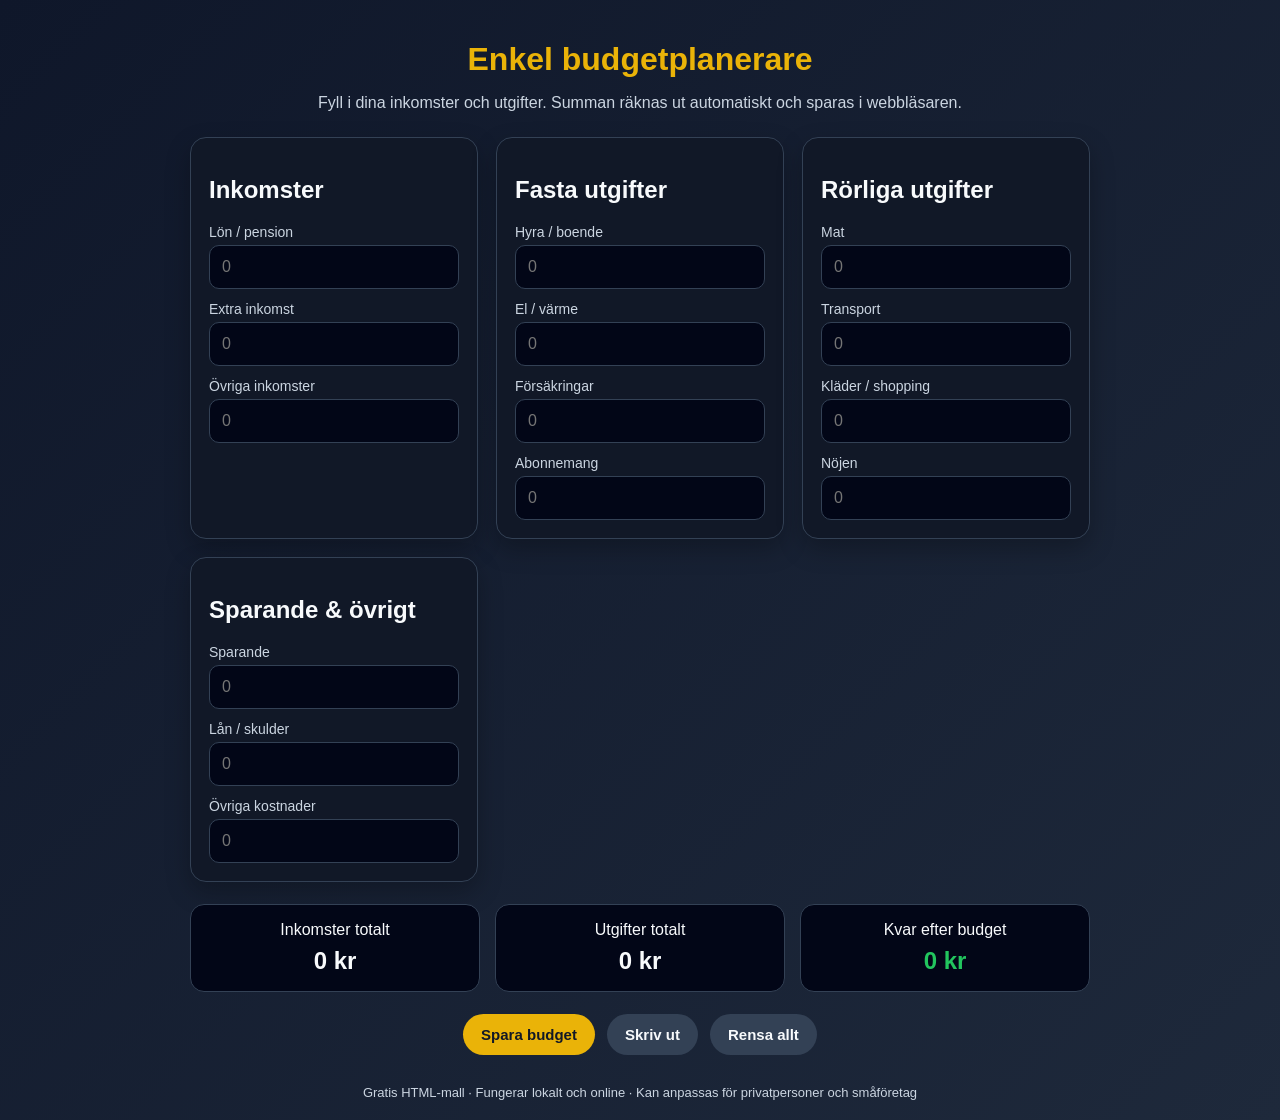
<file: sv/marknad/privat/budgetplanerare/index.html>
<!DOCTYPE html>
<html lang="sv">
<head>
  <meta charset="UTF-8">
  <meta name="viewport" content="width=device-width, initial-scale=1.0">
  <title>Enkel budgetplanerare</title>

  <style>
    :root {
      --bg: #0f172a;
      --card: #111827;
      --text: #f8fafc;
      --muted: #cbd5e1;
      --gold: #eab308;
      --green: #22c55e;
      --red: #ef4444;
      --border: #334155;
    }

    * {
      box-sizing: border-box;
    }

    body {
      margin: 0;
      font-family: Arial, sans-serif;
      background: linear-gradient(135deg, #0f172a, #1e293b);
      color: var(--text);
      padding: 20px;
    }

    .container {
      max-width: 900px;
      margin: auto;
    }

    header {
      text-align: center;
      margin-bottom: 25px;
    }

    h1 {
      margin-bottom: 8px;
      color: var(--gold);
    }

    p {
      color: var(--muted);
    }

    .grid {
      display: grid;
      grid-template-columns: repeat(auto-fit, minmax(260px, 1fr));
      gap: 18px;
    }

    .card {
      background: var(--card);
      border: 1px solid var(--border);
      border-radius: 16px;
      padding: 18px;
      box-shadow: 0 10px 25px rgba(0,0,0,0.25);
    }

    label {
      display: block;
      margin-top: 12px;
      margin-bottom: 5px;
      color: var(--muted);
      font-size: 14px;
    }

    input {
      width: 100%;
      padding: 12px;
      border-radius: 10px;
      border: 1px solid var(--border);
      background: #020617;
      color: var(--text);
      font-size: 16px;
    }

    input:focus {
      outline: 2px solid var(--gold);
    }

    .summary {
      margin-top: 22px;
      display: grid;
      grid-template-columns: repeat(auto-fit, minmax(180px, 1fr));
      gap: 15px;
    }

    .summary-box {
      background: #020617;
      border: 1px solid var(--border);
      border-radius: 14px;
      padding: 16px;
      text-align: center;
    }

    .summary-box strong {
      display: block;
      margin-top: 8px;
      font-size: 24px;
    }

    .positive {
      color: var(--green);
    }

    .negative {
      color: var(--red);
    }

    .buttons {
      margin-top: 22px;
      display: flex;
      flex-wrap: wrap;
      gap: 12px;
      justify-content: center;
    }

    button {
      border: none;
      border-radius: 999px;
      padding: 12px 18px;
      font-size: 15px;
      cursor: pointer;
      font-weight: bold;
    }

    .primary {
      background: var(--gold);
      color: #111827;
    }

    .secondary {
      background: #334155;
      color: var(--text);
    }

    footer {
      text-align: center;
      margin-top: 30px;
      color: var(--muted);
      font-size: 13px;
    }

    @media print {
      body {
        background: white;
        color: black;
      }

      .card,
      .summary-box {
        box-shadow: none;
        border: 1px solid #999;
      }

      .buttons {
        display: none;
      }
    }
  </style>
</head>

<body>

  <div class="container">

    <header>
      <h1>Enkel budgetplanerare</h1>

      <p>
        Fyll i dina inkomster och utgifter.
        Summan räknas ut automatiskt och sparas i webbläsaren.
      </p>
    </header>

    <div class="grid">

      <section class="card">

        <h2>Inkomster</h2>

        <label for="salary">Lön / pension</label>
        <input id="salary" type="number" placeholder="0">

        <label for="extraIncome">Extra inkomst</label>
        <input id="extraIncome" type="number" placeholder="0">

        <label for="otherIncome">Övriga inkomster</label>
        <input id="otherIncome" type="number" placeholder="0">

      </section>

      <section class="card">

        <h2>Fasta utgifter</h2>

        <label for="rent">Hyra / boende</label>
        <input id="rent" type="number" placeholder="0">

        <label for="electricity">El / värme</label>
        <input id="electricity" type="number" placeholder="0">

        <label for="insurance">Försäkringar</label>
        <input id="insurance" type="number" placeholder="0">

        <label for="subscriptions">Abonnemang</label>
        <input id="subscriptions" type="number" placeholder="0">

      </section>

      <section class="card">

        <h2>Rörliga utgifter</h2>

        <label for="food">Mat</label>
        <input id="food" type="number" placeholder="0">

        <label for="transport">Transport</label>
        <input id="transport" type="number" placeholder="0">

        <label for="shopping">Kläder / shopping</label>
        <input id="shopping" type="number" placeholder="0">

        <label for="fun">Nöjen</label>
        <input id="fun" type="number" placeholder="0">

      </section>

      <section class="card">

        <h2>Sparande & övrigt</h2>

        <label for="saving">Sparande</label>
        <input id="saving" type="number" placeholder="0">

        <label for="debt">Lån / skulder</label>
        <input id="debt" type="number" placeholder="0">

        <label for="otherCosts">Övriga kostnader</label>
        <input id="otherCosts" type="number" placeholder="0">

      </section>

    </div>

    <section class="summary">

      <div class="summary-box">
        Inkomster totalt
        <strong id="incomeTotal">0 kr</strong>
      </div>

      <div class="summary-box">
        Utgifter totalt
        <strong id="costTotal">0 kr</strong>
      </div>

      <div class="summary-box">
        Kvar efter budget
        <strong id="balanceTotal">0 kr</strong>
      </div>

    </section>

    <div class="buttons">

      <button class="primary" onclick="saveBudget()">
        Spara budget
      </button>

      <button class="secondary" onclick="window.print()">
        Skriv ut
      </button>

      <button class="secondary" onclick="clearBudget()">
        Rensa allt
      </button>

    </div>

    <footer>
      Gratis HTML-mall · Fungerar lokalt och online ·
      Kan anpassas för privatpersoner och småföretag
    </footer>

  </div>

  <script>

    const fields = [
      'salary',
      'extraIncome',
      'otherIncome',
      'rent',
      'electricity',
      'insurance',
      'subscriptions',
      'food',
      'transport',
      'shopping',
      'fun',
      'saving',
      'debt',
      'otherCosts'
    ];

    function getValue(id) {

      return Number(
        document.getElementById(id).value
      ) || 0;

    }

    function formatCurrency(value) {

      return value.toLocaleString('sv-SE') + ' kr';

    }

    function calculateBudget() {

      const income =
        getValue('salary') +
        getValue('extraIncome') +
        getValue('otherIncome');

      const costs =
        getValue('rent') +
        getValue('electricity') +
        getValue('insurance') +
        getValue('subscriptions') +
        getValue('food') +
        getValue('transport') +
        getValue('shopping') +
        getValue('fun') +
        getValue('saving') +
        getValue('debt') +
        getValue('otherCosts');

      const balance = income - costs;

      document.getElementById('incomeTotal').textContent =
        formatCurrency(income);

      document.getElementById('costTotal').textContent =
        formatCurrency(costs);

      document.getElementById('balanceTotal').textContent =
        formatCurrency(balance);

      document.getElementById('balanceTotal').className =
        balance >= 0 ? 'positive' : 'negative';

    }

    function saveBudget() {

      const data = {};

      fields.forEach(function(field) {

        data[field] =
          document.getElementById(field).value;

      });

      localStorage.setItem(
        'budgetplanerareData',
        JSON.stringify(data)
      );

      alert(
        'Budgeten är sparad i den här webbläsaren.'
      );

    }

    function loadBudget() {

      const savedData =
        localStorage.getItem('budgetplanerareData');

      if (!savedData) {

        calculateBudget();
        return;

      }

      const data = JSON.parse(savedData);

      fields.forEach(function(field) {

        document.getElementById(field).value =
          data[field] || '';

      });

      calculateBudget();

    }

    function clearBudget() {

      if (
        !confirm(
          'Vill du verkligen rensa hela budgeten?'
        )
      ) {
        return;
      }

      fields.forEach(function(field) {

        document.getElementById(field).value = '';

      });

      localStorage.removeItem(
        'budgetplanerareData'
      );

      calculateBudget();

    }

    fields.forEach(function(field) {

      document
        .getElementById(field)
        .addEventListener(
          'input',
          calculateBudget
        );

    });

    loadBudget();

  </script>

</body>
</html>
</file>
